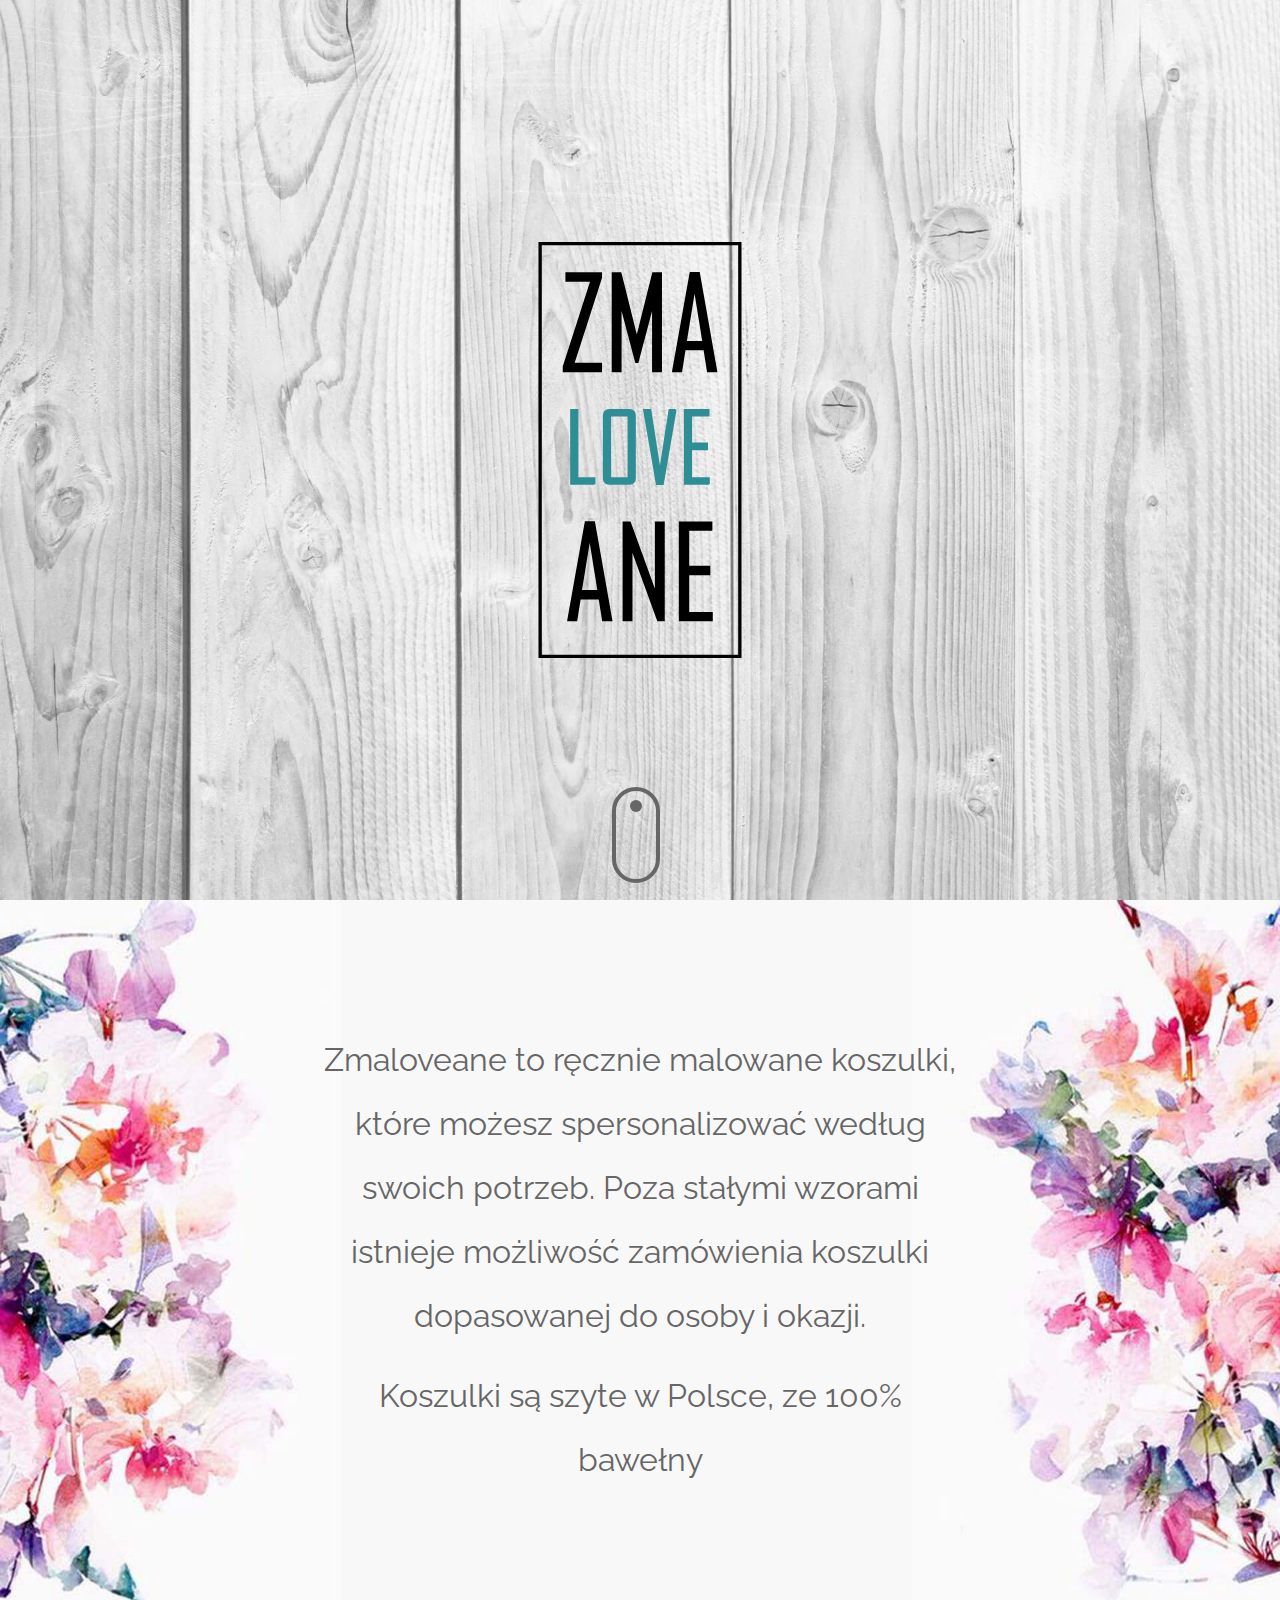
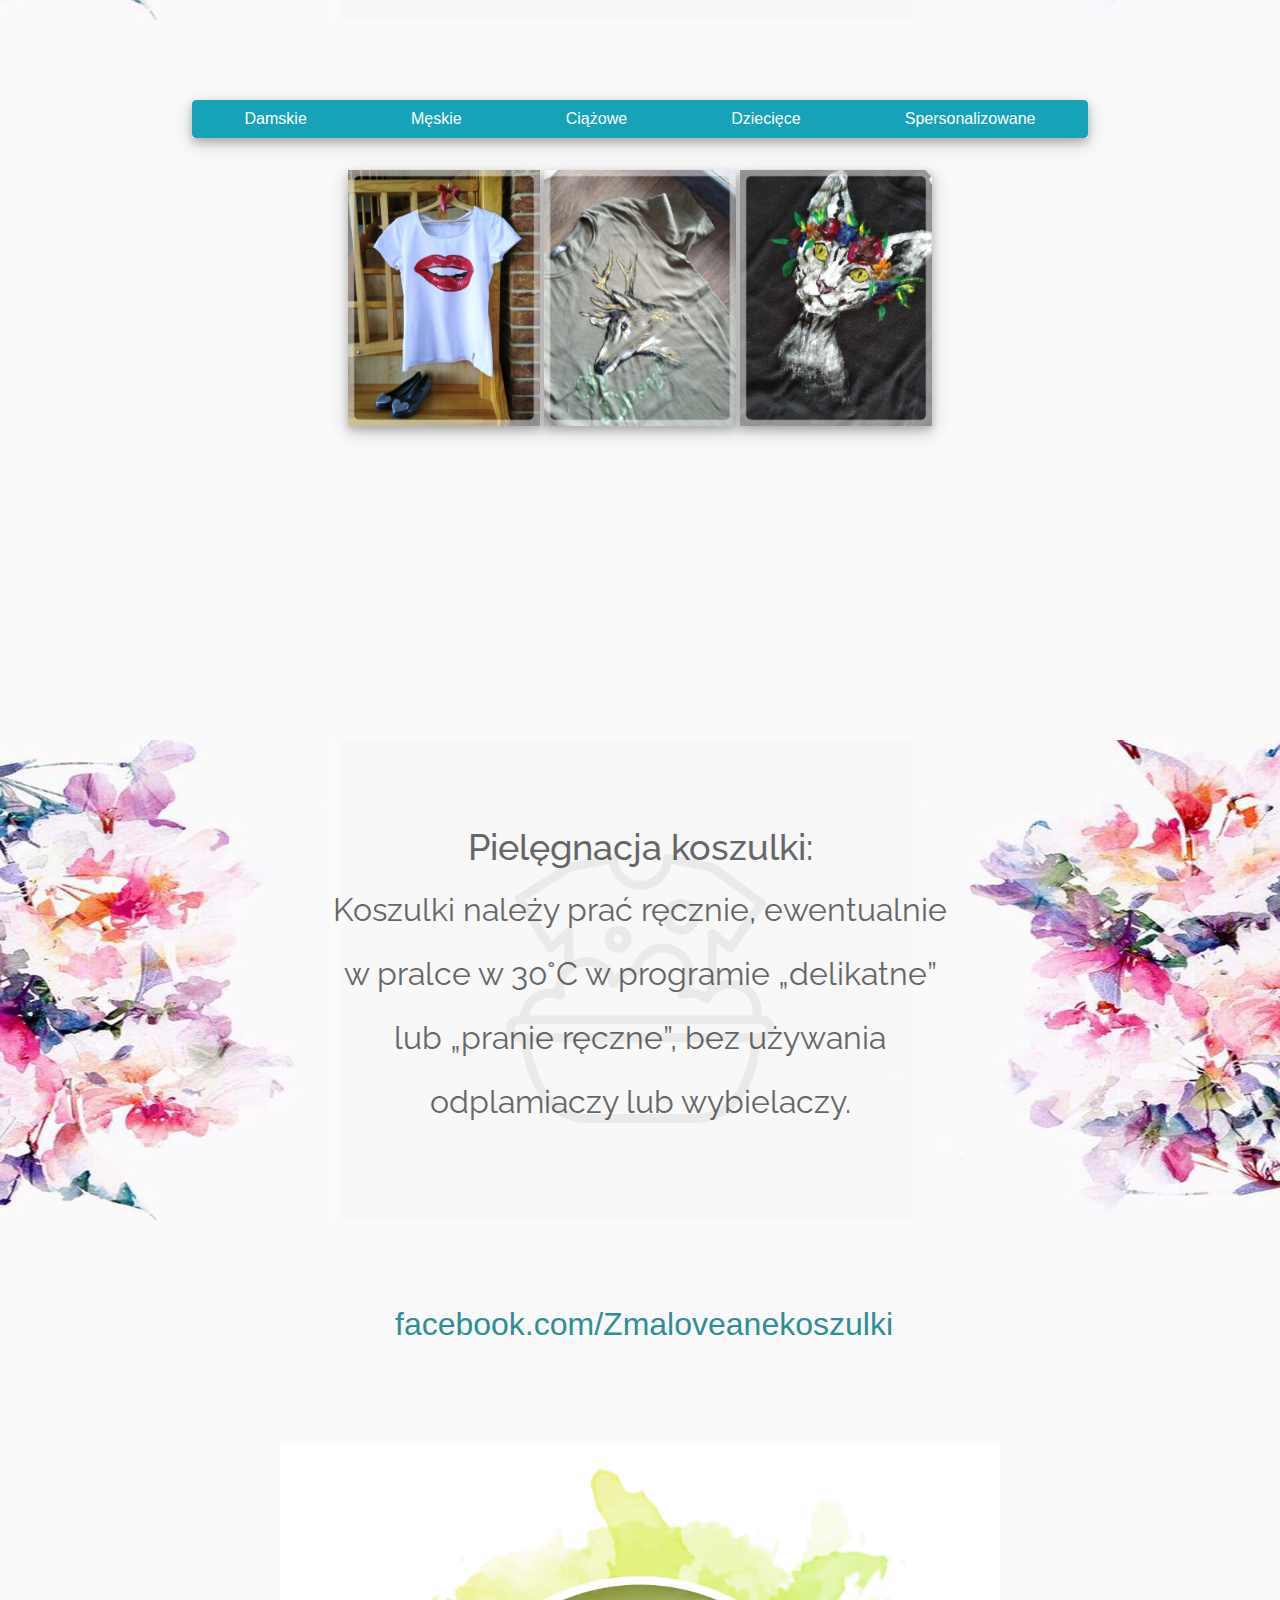
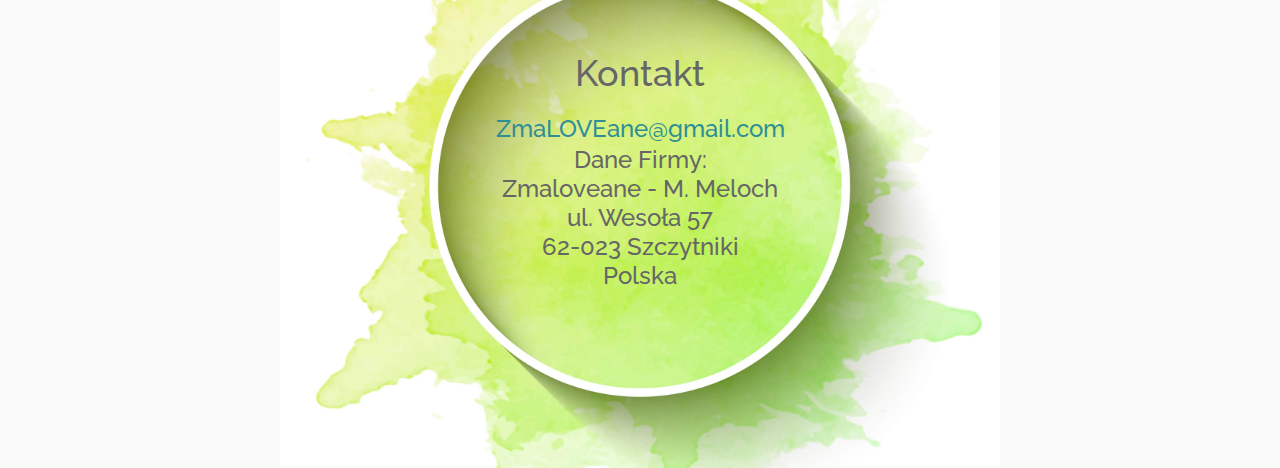
<file: index.html>
<!DOCTYPE html>
<html lang="pl">
  <head>
    <meta charset="utf-8">
    <meta http-equiv="X-UA-Compatible" content="IE=edge" />
    <meta name="viewport" content="width=device-width, initial-scale=1, shrink-to-fit=no">
    <title>zmaLOVEane - koszulki ręcznie malowane</title>

    <link rel="stylesheet" href="_css/main-hygge.css"/>
    <!-- bootstrap CSS-->
    <link rel="stylesheet" href="https://stackpath.bootstrapcdn.com/bootstrap/4.3.1/css/bootstrap.min.css" integrity="sha384-ggOyR0iXCbMQv3Xipma34MD+dH/1fQ784/j6cY/iJTQUOhcWr7x9JvoRxT2MZw1T" crossorigin="anonymous">
    <link rel="stylesheet" href="_css/bootstrap.min.css"/>

    <!-- Google fonts -->
    <link href="https://fonts.googleapis.com/css?family=Raleway" rel="stylesheet">
    <!-- font Awesome -->
    <link rel="stylesheet" href="https://use.fontawesome.com/releases/v5.8.1/css/all.css" integrity="sha384-50oBUHEmvpQ+1lW4y57PTFmhCaXp0ML5d60M1M7uH2+nqUivzIebhndOJK28anvf" crossorigin="anonymous">
    <!-- fancybox CSS -->
    <link rel="stylesheet" href="_css/jquery.fancybox.min.css"/>
    <!-- <link rel="stylesheet" href="https://cdnjs.cloudflare.com/ajax/libs/fancybox/3.5.7/jquery.fancybox.min.css" integrity="sha256-Vzbj7sDDS/woiFS3uNKo8eIuni59rjyNGtXfstRzStA=" crossorigin="anonymous" /> -->

    <!-- bootstrap JS -->
    <!-- <script src="https://stackpath.bootstrapcdn.com/bootstrap/4.3.1/js/bootstrap.min.js" integrity="sha384-JjSmVgyd0p3pXB1rRibZUAYoIIy6OrQ6VrjIEaFf/nJGzIxFDsf4x0xIM+B07jRM" crossorigin="anonymous"></script> -->
    <!-- fancybox JS -->
    <!-- <script src="https://cdn.jsdelivr.net/gh/fancyapps/fancybox@3.5.7/dist/jquery.fancybox.min.js"></script> -->

  </head>
  <body>
  <div class="wrapper">
    <header>
      <div id="jumbo">
        <div id="logoContainer">
          <svg id="logoZMA" viewBox="0.2 -0.3 611.97748 1255.5905">
            <g transform="translate(-1193.2699,1025.8746)">
              <!-- BORDER -->
              <path id="logoBorder"
              d="m 1198.0579,-1021.6298 h 602.7663 V 224.85541 h -602.7663 z"/>
              <!-- ZMA -->
              <g>
              <path class="letterAppear" style="stroke-width:5"
              d="m 1382.4369,-635.84369 h -113.6881 q 0,-14.02154 0,-14.02154 l 83.3713,-259.20897 h -75.2237 v -23.30607 h 105.5405 q 0,13.64258 0,13.64258 l -83.3713,259.58793 h 83.3713 z" />
              <path class="letterAppear" style="stroke-width:5"
              d="m 1563.2011,-635.84369 h -24.8219 v -187.77492 q 0,-3.97909 2.6527,-23.30607 l -48.507,183.2274 h -5.3054 l -48.507,-183.2274 q 2.6528,19.51646 2.6528,23.30607 v 187.77492 h -24.8219 v -296.53658 h 24.4429 l 48.128,192.89089 q 0.3789,1.51584 0.7579,8.52661 0,-2.84221 0.7579,-8.52661 l 48.128,-192.89089 h 24.443 z" />
              <path class="letterAppear" style="stroke-width:5"
              d="m 1730.1332,-635.84369 h -26.1483 l -10.4214,-65.93912 h -58.9284 l -10.4214,65.93912 h -25.3903 v -0.75792 l 52.865,-296.53658 h 25.9587 z m -39.9804,-89.24519 -25.9588,-160.67925 -26.1482,160.67925 z" />
              </g>
              <!-- LOVE -->
              <g>
              <path class="letterAnim" style="stroke-width:5"
              d="m 1362.554,-295.87354 h -71.3697 v -223.38697 h 19.8408 v 205.83004 h 51.5289 z" />
              <path class="letterAnim" style="stroke-width:5"
              d="m 1484.3106,-311.7176 q 0,6.99423 -4.5677,11.41915 -4.4249,4.42491 -11.4191,4.42491 h -62.5198 q -6.9943,0 -11.4192,-4.42491 -4.4249,-4.42492 -4.4249,-11.41915 v -191.69885 q 0,-6.99422 4.4249,-11.41914 4.4249,-4.42492 11.4192,-4.42492 h 62.5198 q 6.9942,0 11.4191,4.42492 4.5677,4.42492 4.5677,11.41914 z m -19.8408,-1.71287 v -188.27311 h -54.6691 v 188.27311 z" />
              <path class="letterAnim" style="stroke-width:5"
              d="m 1607.3518,-519.26051 -38.6823,223.95793 h -18.6989 l -38.6823,-223.95793 h 19.698 l 27.6914,177.85314 q 0,0 0.8565,14.55941 0.1427,-4.99587 0.9991,-14.55941 l 27.6915,-177.85314 z" />
              <path class="letterAnim" style="stroke-width:5"
              d="m 1707.6976,-295.87354 h -73.368 v -223.38697 h 72.5115 v 17.55693 h -52.6708 v 83.35974 h 47.9604 v 17.84241 h -47.9604 v 87.07096 h 53.5273 z" />
              </g>
              <!-- ANE -->
              <g>
              <path class="letterAppear" style="stroke-width:5"
              d="m 1413.6064,116.21201 h -26.1482 l -10.4214,-65.939122 h -58.9284 l -10.4214,65.939122 h -25.3904 v -0.75792 l 52.865,-296.53658 h 25.9588 z M 1373.6261,26.966818 1347.6673,-133.71243 1321.519,26.966818 Z" />
              <path class="letterAppear" style="stroke-width:5"
              d="m 1571.633,116.21201 h -18.1901 l -79.2028,-218.09176 v 218.09176 h -24.8219 v -296.53658 h 19.7059 L 1546.811,33.977587 V -180.32457 h 24.822 z" />
              <path class="letterAppear" style="stroke-width:5"
              d="m 1716.5853,116.21201 h -97.3928 v -296.53658 h 96.2559 v 23.30607 h -69.9182 v 110.656463 h 63.6654 v 23.685031 h -63.6654 V 92.905943 h 71.0551 z"/>
              </g>
            </g>
          </svg>
        </div>

        <div class="scroll-msg-container">
          <div class="scroll-msg-inner">
            <div class="scroll-msg-wheel">
            </div>
          </div>
        </div>
      </div>
    </header>

    <section>
      <div id="welcome" class="cardContainer flexContainer">
        <div id="bkgFlower" class="bkgContainer">
        </div>
        <div id="desc" class="centeredContent">
          <p>Zmaloveane to ręcznie malowane koszulki, które możesz spersonalizować według swoich potrzeb. Poza stałymi wzorami istnieje możliwość zamówienia koszulki dopasowanej do osoby i okazji.</p>
          <p>Koszulki są szyte w Polsce, ze 100% bawełny</p>
        </div>
      </div>
    </section>

    <section>
      <div id="gallery">
        <!-- buttons bootstrap -->
        <div class="flexContainer">
          <div id="Mybuttons" class="btn-group">
            <button type="button" id="btnWoman" class="btn btn-info">Damskie</button>
            <button type="button" id="btnMan" class="btn btn-info">Męskie</button>
            <button type="button" id="btnPreg" class="btn btn-info">Ciążowe</button>
            <button type="button" id="btnKids" class="btn btn-info">Dziecięce</button>
            <button type="button" id="btnCustom" class="btn btn-info">Spersonalizowane</button>
          </div>
        </div>
        <!--END buttons bootstrap -->

        <!-- fancybox -->
        <div id="photosCointainer" class="flexContainer">
          <div id="photoWoman" class="photoCategory">
          <a href="img/gallery/woman1.jpg" data-fancybox="gallery" data-caption="">
          	<img src="img/gallery/woman1_thb.jpg" alt="" />
          </a>
          <a href="img/gallery/woman2.jpg" data-fancybox="gallery" data-caption="">
          	<img src="img/gallery/woman2_thb.jpg" alt="" />
          </a>
          <a href="img/gallery/woman3.jpg" data-fancybox="gallery" data-caption="">
          	<img src="img/gallery/woman3_thb.jpg" alt="" />
          </a>
          </div>

          <div id="photoMan" class="photoCategory">
            <a href="img/gallery/man1.jpg" data-fancybox="gallery" data-caption="">
            	<img src="img/gallery/man1_thb.jpg" alt="" />
            </a>
            <a href="img/gallery/man2.jpg" data-fancybox="gallery" data-caption="">
            	<img src="img/gallery/man2_thb.jpg" alt="" />
            </a>
          </div>

          <div id="photoPreg" class="photoCategory">
            <a href="img/gallery/pregnancy1.jpg" data-fancybox="gallery" data-caption="">
              <img src="img/gallery/pregnancy1_thb.jpg" alt="" />
            </a>
            <a href="img/gallery/pregnancy2.jpg" data-fancybox="gallery" data-caption="">
              <img src="img/gallery/pregnancy2_thb.jpg" alt="" />
            </a>
            <a href="img/gallery/pregnancy3.jpg" data-fancybox="gallery" data-caption="">
              <img src="img/gallery/pregnancy3_thb.jpg" alt="" />
            </a>
            <a href="img/gallery/pregnancy4.jpg" data-fancybox="gallery" data-caption="">
              <img src="img/gallery/pregnancy4_thb.jpg" alt="" />
            </a>
          </div>

          <div id="photoKids" class="photoCategory">
            <a href="img/gallery/kids1.jpg" data-fancybox="gallery" data-caption="">
              <img src="img/gallery/kids1_thb.jpg" alt="" />
            </a>
          </div>

          <div id="photoCustom" class="photoCategory">
            <a href="img/gallery/custom1.jpg" data-fancybox="gallery" data-caption="">
              <img src="img/gallery/custom1_thb.jpg" alt="" />
            </a>
            <a href="img/gallery/custom2a.jpg" data-fancybox="gallery" data-caption="">
              <img src="img/gallery/custom2a_thb.jpg" alt="" />
            </a>
            <a href="img/gallery/custom2b.jpg" data-fancybox="gallery" data-caption="">
              <img src="img/gallery/custom2b_thb.jpg" alt="" />
            </a>
            <a href="img/gallery/custom4Collage.jpg" data-fancybox="gallery" data-caption="">
              <img src="img/gallery/custom4Collage_thb.jpg" alt="" />
            </a>
            <a href="img/gallery/custom3Collage.jpg" data-fancybox="gallery" data-caption="">
              <img src="img/gallery/custom3Collage_thb.jpg" alt="" />
            </a>
            <a href="img/gallery/custom5.jpg" data-fancybox="gallery" data-caption="">
              <img src="img/gallery/custom5_thb.jpg" alt="" />
            </a>
          </div>
        </div>
        <!-- END fancybox -->
      </div>
    </section>

    <section>
      <div id="productInfo" class="cardContainer flexContainer">
        <div id="bkgWash" class="bkgContainer">
        </div>
        <div id="wash" class="centeredContent">
          <h2>Pielęgnacja koszulki:</h2>
          <p>Koszulki należy prać ręcznie, ewentualnie w pralce w 30&deg;C w programie „delikatne” lub „pranie ręczne”, bez używania odplamiaczy lub wybielaczy.</p>
        </div>
      </div>
    </section>

    <footer>
      <div id="fbLink" class="flexContainer">
        <i class="fab fa-facebook"></i>
        <a href="https://www.facebook.com/Zmaloveanekoszulki/" target="_blank">facebook.com/Zmaloveanekoszulki</a>
      </div>
      <div id="contact" class="cardContainer flexContainer">
        <div id="bkgSplash" class="bkgContainer">
        </div>
        <div id="information" class="centeredContent">
          <div id="informationStyle">
            <h2>Kontakt<h2>
              <a href="mailto:zmaloveane@gmail.com">ZmaLOVEane@gmail.com</a>
              <br>
              <address>
              Dane Firmy:<br>
              Zmaloveane - M.&nbsp;Meloch<br>
              ul. Wesoła 57<br>
              62-023 Szczytniki<br>
              Polska
              </address>
          </div>
        </div>
      </div>
    </footer>

  </div>
  </body>
  <!-- jQuery, Bootstrap JS -->
  <script src="js/jquery-3.3.1.min.js"></script>
  <script src="js/bootstrap.min.js"></script>
  <!-- fancybox options -->
  <script src="js/jquery.fancybox.min.js"></script>
  <script src="js/fancyboxOptions.js"></script>
  <!-- Gallery buttons -->
  <script src="js/btnGallery.js"></script>
</html>
</file>
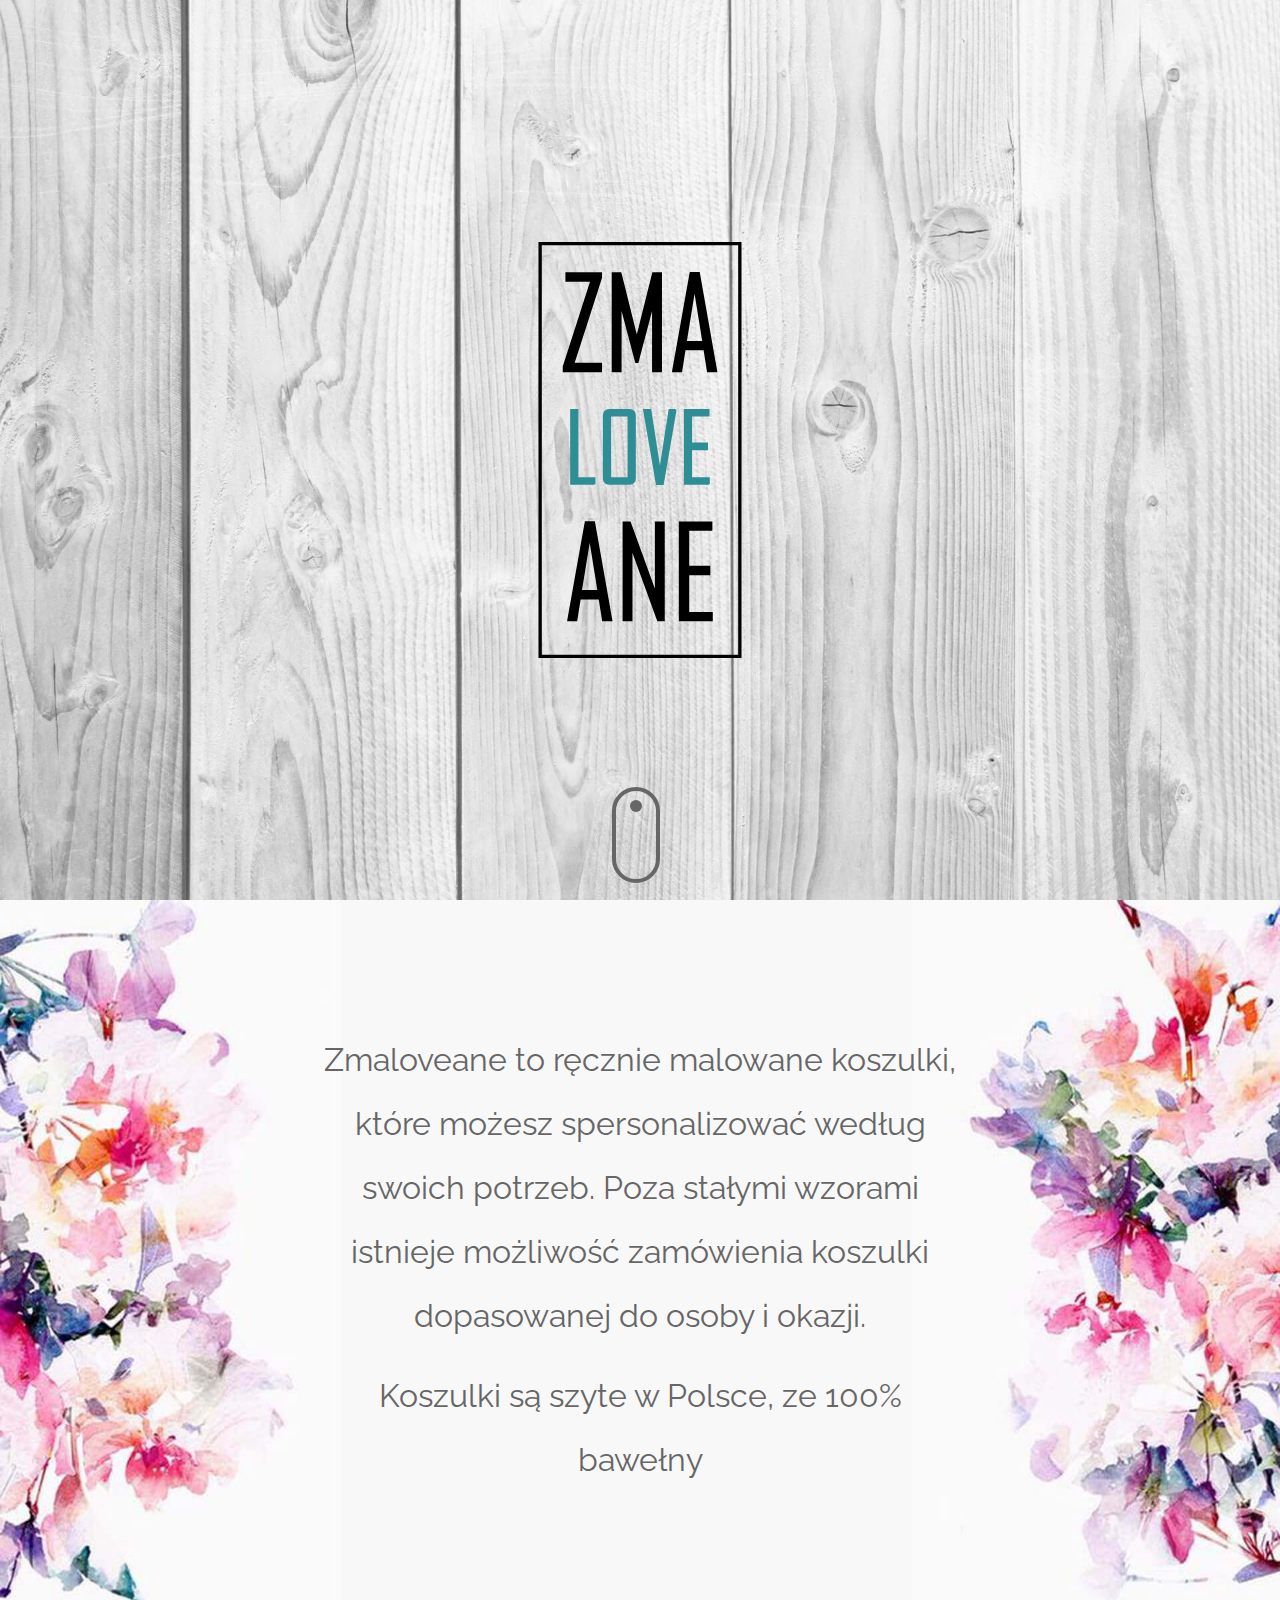
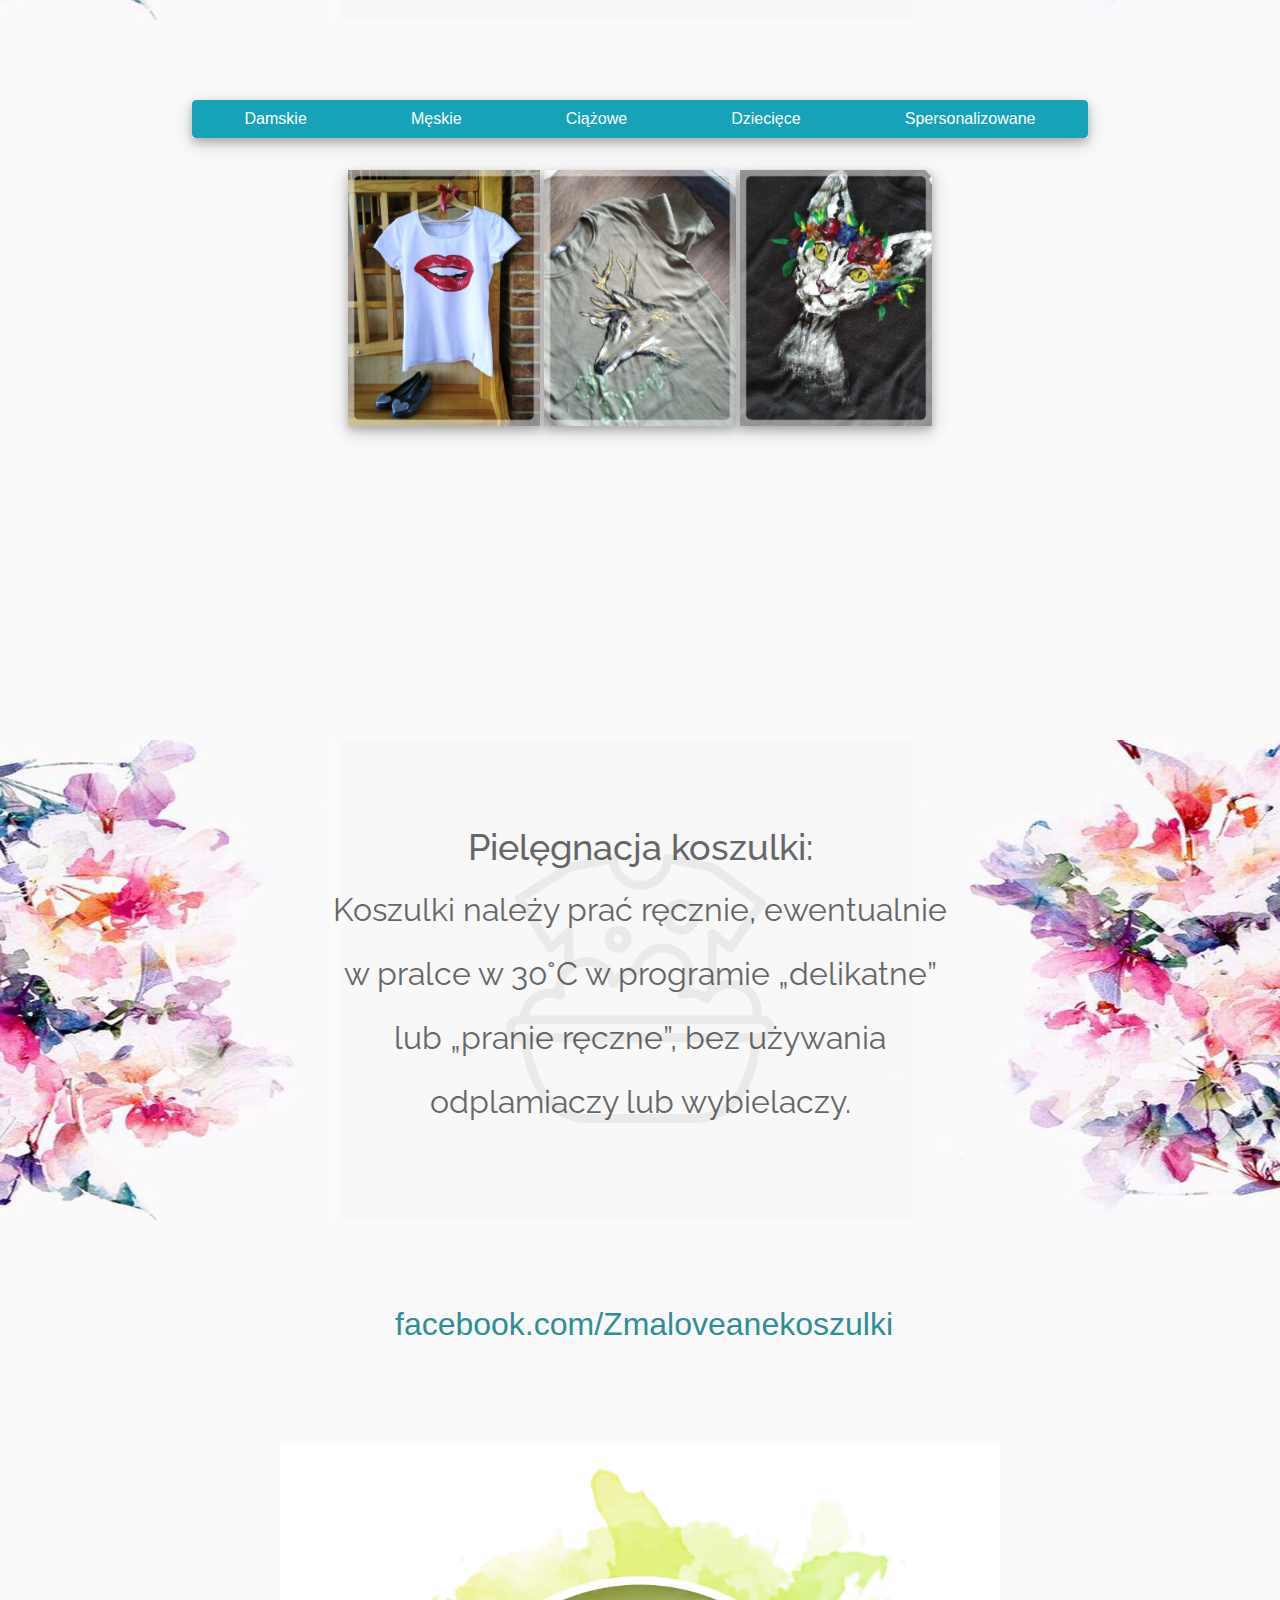
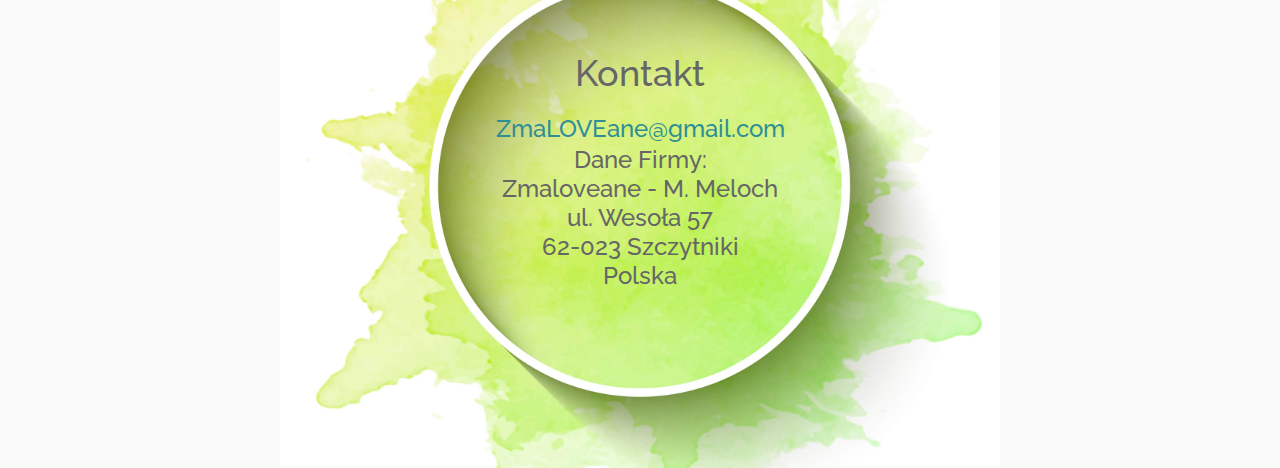
<file: hygge.html>
<!DOCTYPE html>
<html lang="pl">
  <head>
    <meta charset="utf-8">
    <meta http-equiv="X-UA-Compatible" content="IE=edge" />
    <meta name="viewport" content="width=device-width, initial-scale=1, shrink-to-fit=no">
    <title>zmaLOVEane</title>
    <!-- !! delete below line on final version -->
    <META NAME="robots" CONTENT="noindex,nofollow">

    <link rel="stylesheet" href="_css/main-hygge.css"/>
    <!-- bootstrap CSS-->
    <link rel="stylesheet" href="https://stackpath.bootstrapcdn.com/bootstrap/4.3.1/css/bootstrap.min.css" integrity="sha384-ggOyR0iXCbMQv3Xipma34MD+dH/1fQ784/j6cY/iJTQUOhcWr7x9JvoRxT2MZw1T" crossorigin="anonymous">
    <link rel="stylesheet" href="_css/bootstrap.min.css"/>

    <!-- Google fonts -->
    <link href="https://fonts.googleapis.com/css?family=Raleway" rel="stylesheet">
    <!-- font Awesome -->
    <link rel="stylesheet" href="https://use.fontawesome.com/releases/v5.8.1/css/all.css" integrity="sha384-50oBUHEmvpQ+1lW4y57PTFmhCaXp0ML5d60M1M7uH2+nqUivzIebhndOJK28anvf" crossorigin="anonymous">
    <!-- fancybox CSS -->
    <link rel="stylesheet" href="_css/jquery.fancybox.min.css"/>
    <!-- <link rel="stylesheet" href="https://cdnjs.cloudflare.com/ajax/libs/fancybox/3.5.7/jquery.fancybox.min.css" integrity="sha256-Vzbj7sDDS/woiFS3uNKo8eIuni59rjyNGtXfstRzStA=" crossorigin="anonymous" /> -->

    <!-- bootstrap JS -->
    <script src="https://stackpath.bootstrapcdn.com/bootstrap/4.3.1/js/bootstrap.min.js" integrity="sha384-JjSmVgyd0p3pXB1rRibZUAYoIIy6OrQ6VrjIEaFf/nJGzIxFDsf4x0xIM+B07jRM" crossorigin="anonymous"></script>
    <!-- fancybox JS -->
    <!-- <script src="https://cdn.jsdelivr.net/gh/fancyapps/fancybox@3.5.7/dist/jquery.fancybox.min.js"></script> -->

  </head>
  <body>
  <div class="wrapper">
    <header>
      <div id="jumbo">
        <div id="logoContainer">
          <svg id="logoZMA" viewBox="0.2 -0.3 611.97748 1255.5905">
            <g transform="translate(-1193.2699,1025.8746)">
              <!-- BORDER -->
              <path id="logoBorder"
              d="m 1198.0579,-1021.6298 h 602.7663 V 224.85541 h -602.7663 z"/>
              <!-- ZMA -->
              <g>
              <path class="letterAppear" style="stroke-width:5"
              d="m 1382.4369,-635.84369 h -113.6881 q 0,-14.02154 0,-14.02154 l 83.3713,-259.20897 h -75.2237 v -23.30607 h 105.5405 q 0,13.64258 0,13.64258 l -83.3713,259.58793 h 83.3713 z" />
              <path class="letterAppear" style="stroke-width:5"
              d="m 1563.2011,-635.84369 h -24.8219 v -187.77492 q 0,-3.97909 2.6527,-23.30607 l -48.507,183.2274 h -5.3054 l -48.507,-183.2274 q 2.6528,19.51646 2.6528,23.30607 v 187.77492 h -24.8219 v -296.53658 h 24.4429 l 48.128,192.89089 q 0.3789,1.51584 0.7579,8.52661 0,-2.84221 0.7579,-8.52661 l 48.128,-192.89089 h 24.443 z" />
              <path class="letterAppear" style="stroke-width:5"
              d="m 1730.1332,-635.84369 h -26.1483 l -10.4214,-65.93912 h -58.9284 l -10.4214,65.93912 h -25.3903 v -0.75792 l 52.865,-296.53658 h 25.9587 z m -39.9804,-89.24519 -25.9588,-160.67925 -26.1482,160.67925 z" />
              </g>
              <!-- LOVE -->
              <g>
              <path class="letterAnim" style="stroke-width:5"
              d="m 1362.554,-295.87354 h -71.3697 v -223.38697 h 19.8408 v 205.83004 h 51.5289 z" />
              <path class="letterAnim" style="stroke-width:5"
              d="m 1484.3106,-311.7176 q 0,6.99423 -4.5677,11.41915 -4.4249,4.42491 -11.4191,4.42491 h -62.5198 q -6.9943,0 -11.4192,-4.42491 -4.4249,-4.42492 -4.4249,-11.41915 v -191.69885 q 0,-6.99422 4.4249,-11.41914 4.4249,-4.42492 11.4192,-4.42492 h 62.5198 q 6.9942,0 11.4191,4.42492 4.5677,4.42492 4.5677,11.41914 z m -19.8408,-1.71287 v -188.27311 h -54.6691 v 188.27311 z" />
              <path class="letterAnim" style="stroke-width:5"
              d="m 1607.3518,-519.26051 -38.6823,223.95793 h -18.6989 l -38.6823,-223.95793 h 19.698 l 27.6914,177.85314 q 0,0 0.8565,14.55941 0.1427,-4.99587 0.9991,-14.55941 l 27.6915,-177.85314 z" />
              <path class="letterAnim" style="stroke-width:5"
              d="m 1707.6976,-295.87354 h -73.368 v -223.38697 h 72.5115 v 17.55693 h -52.6708 v 83.35974 h 47.9604 v 17.84241 h -47.9604 v 87.07096 h 53.5273 z" />
              </g>
              <!-- ANE -->
              <g>
              <path class="letterAppear" style="stroke-width:5"
              d="m 1413.6064,116.21201 h -26.1482 l -10.4214,-65.939122 h -58.9284 l -10.4214,65.939122 h -25.3904 v -0.75792 l 52.865,-296.53658 h 25.9588 z M 1373.6261,26.966818 1347.6673,-133.71243 1321.519,26.966818 Z" />
              <path class="letterAppear" style="stroke-width:5"
              d="m 1571.633,116.21201 h -18.1901 l -79.2028,-218.09176 v 218.09176 h -24.8219 v -296.53658 h 19.7059 L 1546.811,33.977587 V -180.32457 h 24.822 z" />
              <path class="letterAppear" style="stroke-width:5"
              d="m 1716.5853,116.21201 h -97.3928 v -296.53658 h 96.2559 v 23.30607 h -69.9182 v 110.656463 h 63.6654 v 23.685031 h -63.6654 V 92.905943 h 71.0551 z"/>
              </g>
            </g>
          </svg>
        </div>

        <div class="scroll-msg-container">
          <div class="scroll-msg-inner">
            <div class="scroll-msg-wheel">
            </div>
          </div>
        </div>
      </div>
    </header>

    <section>
      <div id="welcome" class="cardContainer flexContainer">
        <div id="bkgFlower" class="bkgContainer">
        </div>
        <div id="desc" class="centeredContent">
          <p>Zmaloveane to ręcznie malowane koszulki, które możesz spersonalizować według swoich potrzeb. Poza stałymi wzorami istnieje możliwość zamówienia koszulki dopasowanej do osoby i okazji.</p>
          <p>Koszulki są szyte w Polsce, ze 100% bawełny</p>
        </div>
      </div>
    </section>

    <section>
      <div id="gallery">
        <!-- buttons bootstrap -->
        <div class="flexContainer">
          <div id="Mybuttons" class="btn-group">
            <button type="button" id="btnWoman" class="btn btn-info">Damskie</button>
            <button type="button" id="btnMan" class="btn btn-info">Męskie</button>
            <button type="button" id="btnPreg" class="btn btn-info">Ciążowe</button>
            <button type="button" id="btnKids" class="btn btn-info">Dziecięce</button>
            <button type="button" id="btnCustom" class="btn btn-info">Spersonalizowane</button>
          </div>
        </div>
        <!--END buttons bootstrap -->

        <!-- fancybox -->
        <div id="photosCointainer" class="flexContainer">
          <div id="photoWoman" class="photoCategory">
          <a href="img/gallery/woman1.jpg" data-fancybox="gallery" data-caption="">
          	<img src="img/gallery/woman1_thb.jpg" alt="" />
          </a>
          <a href="img/gallery/woman2.jpg" data-fancybox="gallery" data-caption="">
          	<img src="img/gallery/woman2_thb.jpg" alt="" />
          </a>
          <a href="img/gallery/woman3.jpg" data-fancybox="gallery" data-caption="">
          	<img src="img/gallery/woman3_thb.jpg" alt="" />
          </a>
          </div>

          <div id="photoMan" class="photoCategory">
            <a href="img/gallery/man1.jpg" data-fancybox="gallery" data-caption="">
            	<img src="img/gallery/man1_thb.jpg" alt="" />
            </a>
            <a href="img/gallery/man2.jpg" data-fancybox="gallery" data-caption="">
            	<img src="img/gallery/man2_thb.jpg" alt="" />
            </a>
          </div>

          <div id="photoPreg" class="photoCategory">
            <a href="img/gallery/pregnancy1.jpg" data-fancybox="gallery" data-caption="">
              <img src="img/gallery/pregnancy1_thb.jpg" alt="" />
            </a>
            <a href="img/gallery/pregnancy2.jpg" data-fancybox="gallery" data-caption="">
              <img src="img/gallery/pregnancy2_thb.jpg" alt="" />
            </a>
            <a href="img/gallery/pregnancy3.jpg" data-fancybox="gallery" data-caption="">
              <img src="img/gallery/pregnancy3_thb.jpg" alt="" />
            </a>
            <a href="img/gallery/pregnancy4.jpg" data-fancybox="gallery" data-caption="">
              <img src="img/gallery/pregnancy4_thb.jpg" alt="" />
            </a>
          </div>

          <div id="photoKids" class="photoCategory">
            <a href="img/gallery/kids1.jpg" data-fancybox="gallery" data-caption="">
              <img src="img/gallery/kids1_thb.jpg" alt="" />
            </a>
          </div>

          <div id="photoCustom" class="photoCategory">
            <a href="img/gallery/custom1.jpg" data-fancybox="gallery" data-caption="">
              <img src="img/gallery/custom1_thb.jpg" alt="" />
            </a>
            <a href="img/gallery/custom2a.jpg" data-fancybox="gallery" data-caption="">
              <img src="img/gallery/custom2a_thb.jpg" alt="" />
            </a>
            <a href="img/gallery/custom2b.jpg" data-fancybox="gallery" data-caption="">
              <img src="img/gallery/custom2b_thb.jpg" alt="" />
            </a>
          </div>

          <!-- END fancybox -->
        </div>
      </div>
    </section>

    <section>
      <div id="productInfo" class="cardContainer flexContainer">
        <div id="bkgWash" class="bkgContainer">
        </div>
        <div id="wash" class="centeredContent">
          <h2>Pielęgnacja koszulki:</h2>
          <p>Koszulki należy prać ręcznie, ewentualnie w pralce w 30&deg;C w programie „delikatne” lub „pranie ręczne”, bez używania odplamiaczy lub wybielaczy.</p>
        </div>
      </div>
    </section>

    <footer>
      <div id="fbLink" class="flexContainer">
        <i class="fab fa-facebook"></i>
        <a href="https://www.facebook.com/Zmaloveanekoszulki/" target="_blank">facebook.com/Zmaloveanekoszulki</a>
      </div>
      <div id="contact" class="cardContainer flexContainer">
        <div id="bkgSplash" class="bkgContainer">
        </div>
        <div id="information" class="centeredContent">
          <div id="informationStyle">
            <h2>Kontakt<h2>
              <a href="mailto:zmaloveane@gmail.com">ZmaLOVEane@gmail.com</a>
              <br>
              <address>
              Dane Firmy:<br>
              Zmaloveane - M.&nbsp;Meloch<br>
              ul. Wesoła 57<br>
              62-023 Szczytniki<br>
              Polska
              </address>
          </div>
        </div>
      </div>
    </footer>

  </div>
  </body>
  <!-- jQuery, Bootstrap JS -->
  <script src="js/jquery-3.3.1.min.js"></script>
  <script src="js/bootstrap.min.js"></script>
  <!-- fancybox options -->
  <script src="js/jquery.fancybox.min.js"></script>
  <script src="js/fancyboxOptions.js"></script>
  <!-- Gallery buttons -->
  <script src="js/btnGallery.js"></script>
</html>
</file>
<file: _css/main-hygge.css>
html,body,div,span,applet,object,iframe,h1,h2,h3,h4,h5,h6,p,blockquote,pre,a,abbr,acronym,address,big,cite,code,del,dfn,em,img,ins,kbd,q,s,samp,small,strike,strong,sub,sup,tt,var,b,u,i,center,dl,dt,dd,ol,ul,li,fieldset,form,label,legend,table,caption,tbody,tfoot,thead,tr,th,td,article,aside,canvas,details,embed,figure,figcaption,footer,header,hgroup,menu,nav,output,ruby,section,summary,time,mark,audio,video{margin:0;padding:0;border:0;font:inherit;font-size:100%;vertical-align:baseline}html{line-height:1}ol,ul{list-style:none}table{border-collapse:collapse;border-spacing:0}caption,th,td{text-align:left;font-weight:normal;vertical-align:middle}q,blockquote{quotes:none}q:before,q:after,blockquote:before,blockquote:after{content:"";content:none}a img{border:none}article,aside,details,figcaption,figure,footer,header,hgroup,main,menu,nav,section,summary{display:block}#logoZMA{width:21rem;height:21rem}@media (min-width: 768px){#logoZMA{width:26rem;height:26rem}}@media (min-width: 1200px){#logoZMA{width:26rem;height:26rem}}#logoZMA .letterAnim{fill:#2f8e95;stroke:#2f8e95;stroke-dasharray:1800;opacity:1;-webkit-animation-name:step;-moz-animation-name:step;-ms-animation-name:step;-o-animation-name:step;animation-name:step;-webkit-animation-duration:3s;-moz-animation-duration:3s;-ms-animation-duration:3s;-o-animation-duration:3s;animation-duration:3s;-webkit-animation-timing-function:cubic-bezier(0, 0.23, 1, 0.1);-moz-animation-timing-function:cubic-bezier(0, 0.23, 1, 0.1);-ms-animation-timing-function:cubic-bezier(0, 0.23, 1, 0.1);-o-animation-timing-function:cubic-bezier(0, 0.23, 1, 0.1);animation-timing-function:cubic-bezier(0, 0.23, 1, 0.1)}@keyframes step{0%{fill:none;stroke-dashoffset:1800;opacity:0}30%{fill:none;stroke-dashoffset:1800;opacity:1}90%{fill:rgba(47,142,149,0)}100%{fill:#2f8e95;stroke-dashoffset:0}}#logoZMA .letterAppear{fill:#000;stroke:#000;opacity:1;-webkit-animation-name:stepAppear;-moz-animation-name:stepAppear;-ms-animation-name:stepAppear;-o-animation-name:stepAppear;animation-name:stepAppear;-webkit-animation-duration:3.8s;-moz-animation-duration:3.8s;-ms-animation-duration:3.8s;-o-animation-duration:3.8s;animation-duration:3.8s;-webkit-animation-timing-function:ease-in;-moz-animation-timing-function:ease-in;-ms-animation-timing-function:ease-in;-o-animation-timing-function:ease-in;animation-timing-function:ease-in}@keyframes stepAppear{0%{opacity:0}80%{opacity:0.01}100%{opacity:1}}#logoZMA #logoBorder{fill:none;stroke:#000;stroke-width:10;opacity:1;-webkit-animation-name:stepAppear;-moz-animation-name:stepAppear;-ms-animation-name:stepAppear;-o-animation-name:stepAppear;animation-name:stepAppear;-webkit-animation-duration:4s;-moz-animation-duration:4s;-ms-animation-duration:4s;-o-animation-duration:4s;animation-duration:4s;-webkit-animation-timing-function:ease-in;-moz-animation-timing-function:ease-in;-ms-animation-timing-function:ease-in;-o-animation-timing-function:ease-in;animation-timing-function:ease-in}html{-webkit-box-sizing:border-box;-moz-box-sizing:border-box;box-sizing:border-box}*,*:before,*:after{-webkit-box-sizing:inherit;-moz-box-sizing:inherit;box-sizing:inherit}@-webkit-keyframes mouse-scroll{0%{top:10%;opacity:1}80%{opacity:1}100%{top:30%;opacity:0}}@-moz-keyframes mouse-scroll{0%{top:10%;opacity:1}80%{opacity:1}100%{top:30%;opacity:0}}@-o-keyframes mouse-scroll{0%{top:10%;opacity:1}80%{opacity:1}100%{top:30%;opacity:0}}@keyframes mouse-scroll{0%{top:10%;opacity:1}80%{opacity:1}100%{top:30%;opacity:0}}.scroll-msg-container{position:absolute;bottom:1%;width:3.5rem;height:6.5rem;-webkit-animation:mouseAppear 7s linear;-moz-animation:mouseAppear 7s linear;-o-animation:mouseAppear 7s linear;animation:mouseAppear 7s linear}@media only screen and (max-height: 42rem){.scroll-msg-container{display:none}}@keyframes mouseAppear{0%{opacity:0}90%{opacity:0.01}100%{opacity:0.25}}.scroll-msg-inner{width:3rem;height:6rem;position:relative;border-radius:2rem;border:.25rem solid #666}.scroll-msg-wheel{position:absolute;top:10%;left:50%;width:.75rem;height:.75rem;margin-left:-.375rem;border-radius:50%;background-color:#666;-webkit-animation:mouse-scroll 1.2s infinite;-moz-animation:mouse-scroll 1.2s infinite;-o-animation:mouse-scroll 1.2s infinite;animation:mouse-scroll 1.2s infinite}html{height:100%;background:#fafafa}.wrapper{width:100%;background:#fafafa;overflow:hidden}.wrapper a,.wrapper a:hover{text-decoration:none;color:inherit}.wrapper h1,.wrapper h2{font-size:2.25rem}.cardContainer{position:relative;padding:4rem 0 4rem 0;min-height:45rem;background:#fafafa;font-family:'Raleway', sans-serif, 'Calibri';font-size:1.5rem}.bkgContainer{position:absolute;z-index:10}.flexContainer{display:-webkit-box;display:-moz-box;display:-ms-flexbox;display:-webkit-flex;display:flex;-webkit-justify-content:center;-moz-justify-content:center;-ms-justify-content:center;justify-content:center;-ms-flex-pack:center;-webkit-align-items:center;-moz-align-items:center;-ms-align-items:center;align-items:center;padding-top:5rem}.centeredContent{width:75%;flex-direction:column;align-items:center;text-align:center;line-height:3rem;opacity:1;z-index:20}@media (min-width: 576px){.centeredContent{width:70%;line-height:3rem;font-size:2rem}}@media (min-width: 768px){.centeredContent{width:70%;line-height:4rem;font-size:2rem}}@media (min-width: 992px){.centeredContent{width:60%;line-height:4rem;font-size:2rem}}@media (min-width: 1200px){.centeredContent{width:50%;line-height:4rem;font-size:2rem}}#jumbo{height:100vh;display:-webkit-box;display:-moz-box;display:-ms-flexbox;display:-webkit-flex;display:flex;-webkit-flex-direction:column;-moz-flex-direction:column;-ms-flex-direction:column;flex-direction:column;-webkit-justify-content:center;-moz-justify-content:center;-ms-justify-content:center;justify-content:center;-ms-flex-pack:center;-webkit-align-items:center;-moz-align-items:center;-ms-align-items:center;align-items:center;background-image:url("../img/jumbo/whiteWood.jpg");background-size:cover}#welcome{color:#666;background-image:url("../img/bkg/flower1.jpg");background-size:100% 100%;background-repeat:repeat-y}#gallery{min-height:45rem;color:#666}#gallery #Mybuttons{-webkit-flex-direction:row;-moz-flex-direction:row;-ms-flex-direction:row;flex-direction:row;box-shadow:0 4px 8px 0 rgba(0,0,0,0.2),0 6px 20px 0 rgba(0,0,0,0.19)}@media (min-width: 576px){#gallery #Mybuttons{width:90%}}@media (min-width: 992px){#gallery #Mybuttons{width:80%}}@media (min-width: 1200px){#gallery #Mybuttons{width:70%}}#gallery #photosCointainer{padding:2rem 0.5rem 5rem 0.5rem}#gallery #photosCointainer img{max-width:12rem;box-shadow:0 4px 8px 0 rgba(0,0,0,0.2),0 6px 20px 0 rgba(0,0,0,0.19)}#productInfo{min-height:30rem;background-image:url("../img/bkg/flower1.jpg");background-size:100% 100%;background-repeat:repeat-y;color:#666}#productInfo #bkgWash{width:24rem;height:24rem;opacity:0.05;background-image:url("../icons/rinse.svg");background-size:70% 70%;background-position:center center;background-repeat:no-repeat;z-index:30}#fbLink{color:#2f8e95;font-size:1.5rem}#fbLink i{padding:0.25rem}@media (min-width: 576px){#fbLink{font-size:2rem}}#contact{min-height:45rem;color:#666;overflow:hidden}#contact #bkgSplash{top:6rem;width:45rem;height:45rem;background-image:url("../img/bkg/paint.jpg");background-size:100% 100%;background-repeat:no-repeat}#contact #information{position:absolute;top:19rem;font-weight:900}#contact #information a,#contact #information address{font-size:1.5rem}#contact #information a{color:#2f8e95}
</file>
